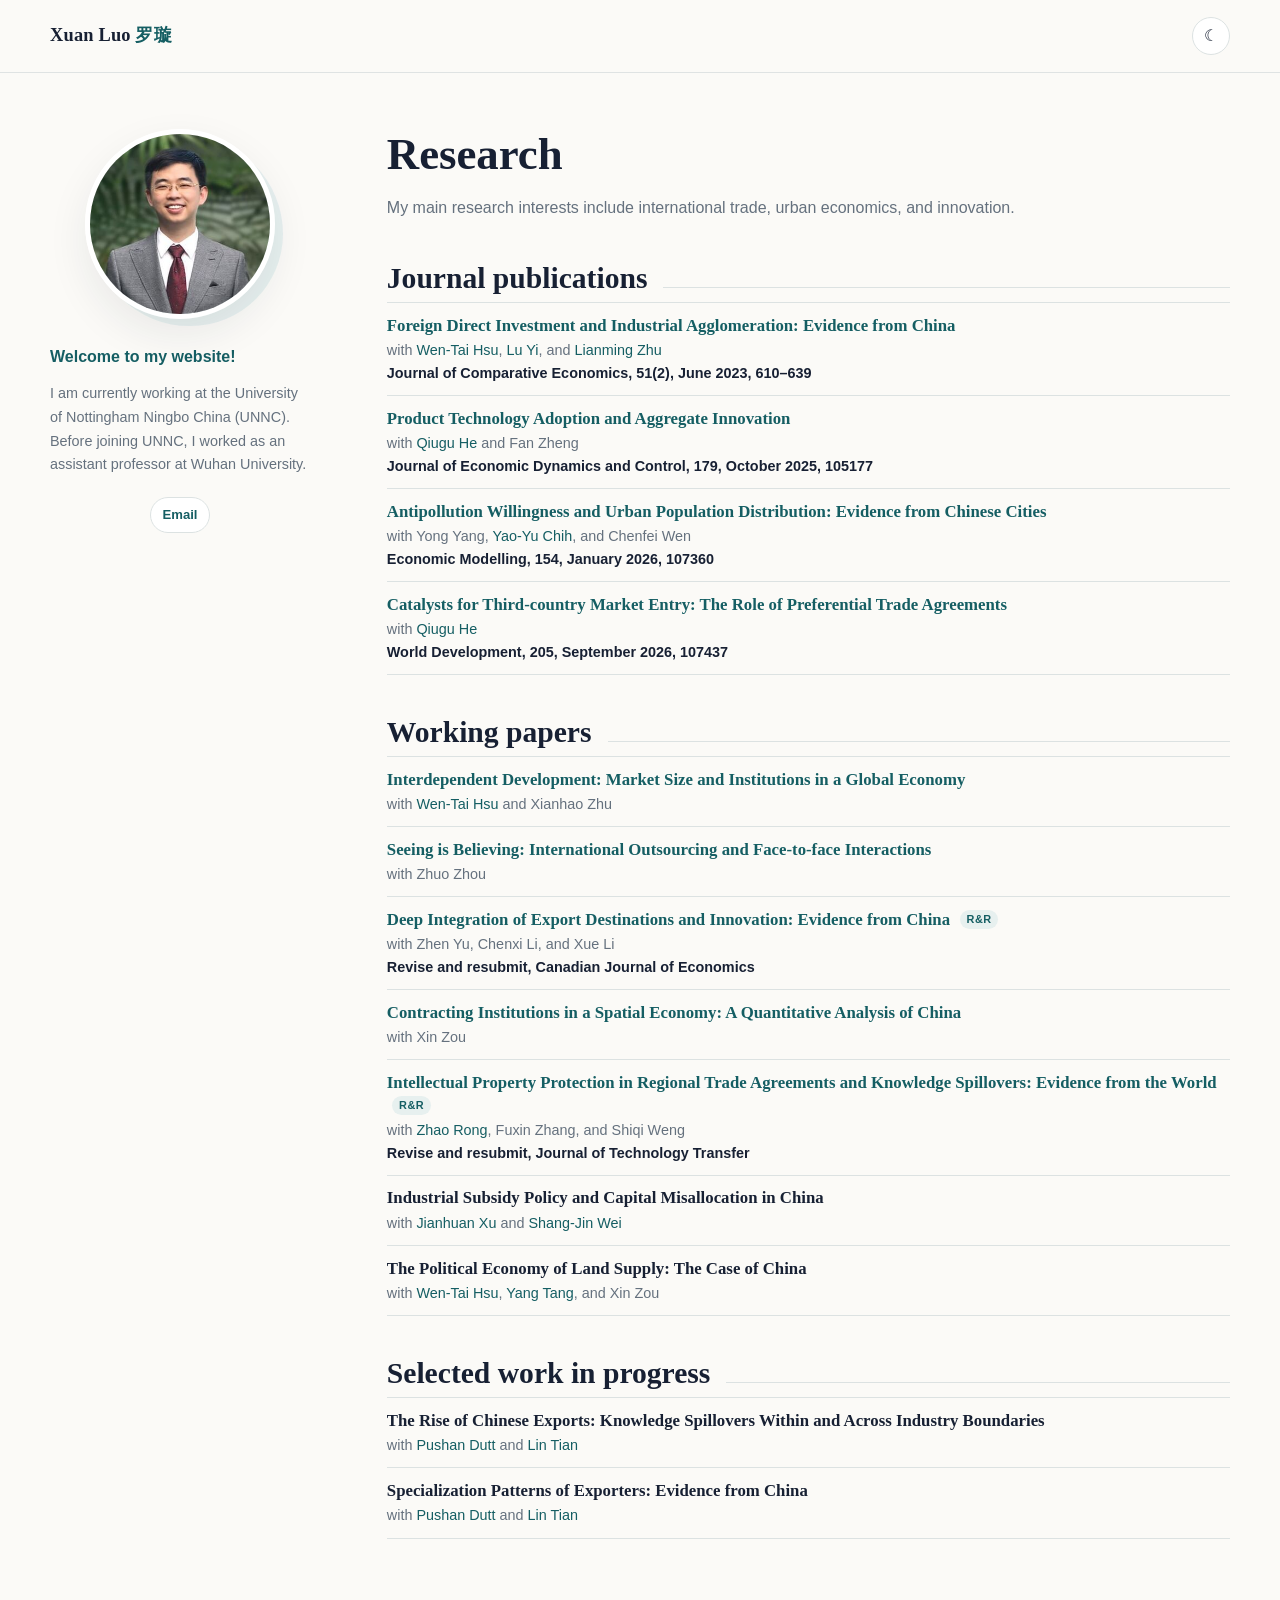
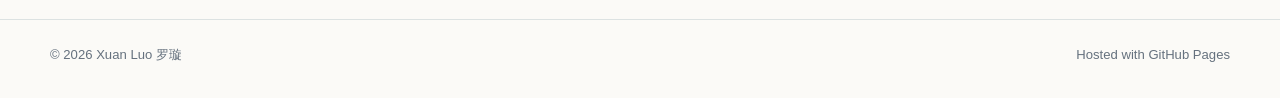
<file: index.html>
<!doctype html>
<html lang="en">
<head>
  <meta charset="utf-8">
  <meta name="viewport" content="width=device-width, initial-scale=1">
  <title>Research | Xuan Luo 罗璇</title>
  <meta name="description" content="Publications and working papers by economist Xuan Luo.">
  <link rel="canonical" href="https://luoxuanecon.github.io/">
  <meta property="og:title" content="Research | Xuan Luo 罗璇">
  <meta property="og:description" content="Publications and working papers in trade, urban economics, and innovation.">
  <meta property="og:image" content="assets/images/og.png">
  <meta property="og:url" content="https://luoxuanecon.github.io/">
  <meta name="twitter:card" content="summary_large_image">
  <link rel="stylesheet" href="assets/css/style.css">
</head>
<body>
  <a class="skip-link" href="#main">Skip to content</a>
  <header class="site-header"><div class="header-inner">
    <a class="site-title" href="/">Xuan Luo <span>罗璇</span></a>
    <div class="nav-wrap"><button class="icon-button" type="button" aria-label="Use dark theme" data-theme-toggle>☾</button></div>
  </div></header>

  <main class="page-shell" id="main">
    <aside class="profile research-profile" aria-label="Profile">
      <div class="portrait-wrap"><img class="portrait" src="assets/images/portrait.jpg" alt="Portrait of Xuan Luo"></div>
      <div class="profile-welcome">
        <h1>Welcome to my website!</h1>
        <p>I am currently working at the University of Nottingham Ningbo China (UNNC). Before joining UNNC, I worked as an assistant professor at Wuhan University.</p>
      </div>
      <div class="profile-links"><a class="chip" href="mailto:luoxuan.econ@hotmail.com">Email</a></div>
    </aside>

    <article class="content research-content">
      <h2 class="research-page-title">Research</h2>
      <p class="research-intro">My main research interests include international trade, urban economics, and innovation.</p>

      <section class="section">
        <div class="section-heading"><h2>Journal publications</h2></div>
        <div class="research-list">
          <article class="research-item">
            <h3><a href="https://www.sciencedirect.com/science/article/abs/pii/S0147596722000907">Foreign Direct Investment and Industrial Agglomeration: Evidence from China</a></h3>
            <p class="research-meta">with <a href="https://wthsu.weebly.com/" target="_blank" rel="noopener noreferrer">Wen-Tai Hsu</a>, <a href="http://ylu6.weebly.com/" target="_blank" rel="noopener noreferrer">Lu Yi</a>, and <a href="http://lianmingzhu.weebly.com/" target="_blank" rel="noopener noreferrer">Lianming Zhu</a></p>
            <p class="research-venue">Journal of Comparative Economics, 51(2), June 2023, 610–639</p>
          </article>
          <article class="research-item">
            <h3><a href="https://doi.org/10.1016/j.jedc.2025.105177">Product Technology Adoption and Aggregate Innovation</a></h3>
            <p class="research-meta">with <a href="https://sites.google.com/view/qiugu-he/home" target="_blank" rel="noopener noreferrer">Qiugu He</a> and Fan Zheng</p>
            <p class="research-venue">Journal of Economic Dynamics and Control, 179, October 2025, 105177</p>
          </article>
          <article class="research-item">
            <h3><a href="https://doi.org/10.1016/j.econmod.2025.107360">Antipollution Willingness and Urban Population Distribution: Evidence from Chinese Cities</a></h3>
            <p class="research-meta">with Yong Yang, <a href="https://faculty.txst.edu/profile/1637039" target="_blank" rel="noopener noreferrer">Yao-Yu Chih</a>, and Chenfei Wen</p>
            <p class="research-venue">Economic Modelling, 154, January 2026, 107360</p>
          </article>
          <article class="research-item">
            <h3><a href="https://doi.org/10.1016/j.worlddev.2026.107437">Catalysts for Third-country Market Entry: The Role of Preferential Trade Agreements</a></h3>
            <p class="research-meta">with <a href="https://sites.google.com/view/qiugu-he/home" target="_blank" rel="noopener noreferrer">Qiugu He</a></p>
            <p class="research-venue">World Development, 205, September 2026, 107437</p>
          </article>
        </div>
      </section>

      <section class="section">
        <div class="section-heading"><h2>Working papers</h2></div>
        <div class="research-list">
          <article class="research-item">
            <h3><a href="papers/interdependent-development.pdf" target="_blank">Interdependent Development: Market Size and Institutions in a Global Economy</a></h3>
            <p class="research-meta">with <a href="https://wthsu.weebly.com/" target="_blank" rel="noopener noreferrer">Wen-Tai Hsu</a> and Xianhao Zhu</p>
          </article>
          <article class="research-item">
            <h3><a href="https://papers.ssrn.com/sol3/papers.cfm?abstract_id=4978210" target="_blank" rel="noopener noreferrer">Seeing is Believing: International Outsourcing and Face-to-face Interactions</a></h3>
            <p class="research-meta">with Zhuo Zhou</p>
          </article>
          <article class="research-item">
            <h3><a href="papers/deep-integration-innovation.pdf" target="_blank" rel="noopener noreferrer">Deep Integration of Export Destinations and Innovation: Evidence from China</a> <span class="status">R&amp;R</span></h3>
            <p class="research-meta">with Zhen Yu, Chenxi Li, and Xue Li</p>
            <p class="research-venue">Revise and resubmit, Canadian Journal of Economics</p>
          </article>
          <article class="research-item">
            <h3><a href="papers/contracting-institutions-spatial-economy.pdf" target="_blank" rel="noopener noreferrer">Contracting Institutions in a Spatial Economy: A Quantitative Analysis of China</a></h3>
            <p class="research-meta">with Xin Zou</p>
          </article>
          <article class="research-item">
            <h3><a href="https://papers.ssrn.com/sol3/papers.cfm?abstract_id=5249973" target="_blank" rel="noopener noreferrer">Intellectual Property Protection in Regional Trade Agreements and Knowledge Spillovers: Evidence from the World</a> <span class="status">R&amp;R</span></h3>
            <p class="research-meta">with <a href="https://zhaobryanrong.weebly.com/" target="_blank" rel="noopener noreferrer">Zhao Rong</a>, Fuxin Zhang, and Shiqi Weng</p>
            <p class="research-venue">Revise and resubmit, Journal of Technology Transfer</p>
          </article>
          <article class="research-item"><h3>Industrial Subsidy Policy and Capital Misallocation in China</h3><p class="research-meta">with <a href="https://sites.google.com/site/jianhuanxuhome/home" target="_blank" rel="noopener noreferrer">Jianhuan Xu</a> and <a href="https://business.columbia.edu/faculty/people/shang-jin-wei" target="_blank" rel="noopener noreferrer">Shang-Jin Wei</a></p></article>
          <article class="research-item"><h3>The Political Economy of Land Supply: The Case of China</h3><p class="research-meta">with <a href="https://www.wthsu.com/" target="_blank" rel="noopener noreferrer">Wen-Tai Hsu</a>, <a href="http://www.yang-tang.net/" target="_blank" rel="noopener noreferrer">Yang Tang</a>, and Xin Zou</p></article>
        </div>
      </section>

      <section class="section">
        <div class="section-heading"><h2>Selected work in progress</h2></div>
        <div class="research-list">
          <article class="research-item"><h3>The Rise of Chinese Exports: Knowledge Spillovers Within and Across Industry Boundaries</h3><p class="research-meta">with <a href="https://faculty.insead.edu/pushan-dutt/home" target="_blank" rel="noopener noreferrer">Pushan Dutt</a> and <a href="https://lin-tian.github.io/" target="_blank" rel="noopener noreferrer">Lin Tian</a></p></article>
          <article class="research-item"><h3>Specialization Patterns of Exporters: Evidence from China</h3><p class="research-meta">with <a href="https://faculty.insead.edu/pushan-dutt/home" target="_blank" rel="noopener noreferrer">Pushan Dutt</a> and <a href="https://lin-tian.github.io/" target="_blank" rel="noopener noreferrer">Lin Tian</a></p></article>
        </div>
      </section>
    </article>
  </main>
  <footer class="site-footer"><div class="footer-inner"><p>© <span data-year></span> Xuan Luo 罗璇</p><p>Hosted with GitHub Pages</p></div></footer>
  <script src="assets/js/site.js"></script>
</body>
</html>
</file>
<file: assets/css/style.css>
:root {
  --bg: #fbfaf7;
  --surface: #ffffff;
  --ink: #172033;
  --muted: #65717e;
  --line: #dce2e2;
  --accent: #155e63;
  --accent-soft: #e7f0ef;
  --gold: #b58a48;
  --shadow: 0 16px 40px rgba(23, 32, 51, 0.08);
  --serif: Georgia, "Times New Roman", "Noto Serif SC", serif;
  --sans: Inter, ui-sans-serif, -apple-system, BlinkMacSystemFont, "Segoe UI", "Noto Sans SC", sans-serif;
}

[data-theme="dark"] {
  --bg: #101617;
  --surface: #172022;
  --ink: #edf3f2;
  --muted: #acb8b8;
  --line: #314043;
  --accent: #78c4c5;
  --accent-soft: #1d3435;
  --gold: #d8ad67;
  --shadow: 0 18px 48px rgba(0, 0, 0, 0.25);
}

* { box-sizing: border-box; }

html { scroll-behavior: smooth; }

body {
  margin: 0;
  background: var(--bg);
  color: var(--ink);
  font-family: var(--sans);
  font-size: 16px;
  line-height: 1.7;
  transition: background-color 180ms ease, color 180ms ease;
}

a { color: var(--accent); text-decoration-thickness: 1px; text-underline-offset: 3px; }
a:hover { text-decoration-thickness: 2px; }

.skip-link {
  position: fixed;
  top: -60px;
  left: 1rem;
  z-index: 100;
  padding: 0.65rem 1rem;
  background: var(--ink);
  color: var(--bg);
  border-radius: 0.3rem;
}
.skip-link:focus { top: 1rem; }

.site-header {
  position: sticky;
  top: 0;
  z-index: 20;
  min-height: 72px;
  border-bottom: 1px solid color-mix(in srgb, var(--line), transparent 10%);
  background: color-mix(in srgb, var(--bg), transparent 8%);
  backdrop-filter: blur(16px);
}

.header-inner {
  width: min(1180px, calc(100% - 2rem));
  min-height: 72px;
  margin: 0 auto;
  display: flex;
  align-items: center;
  justify-content: space-between;
  gap: 2rem;
}

.site-title {
  color: var(--ink);
  font-family: var(--serif);
  font-size: 1.15rem;
  font-weight: 700;
  letter-spacing: 0.01em;
  text-decoration: none;
  white-space: nowrap;
}

.site-title span { color: var(--accent); }

.nav-wrap { display: flex; align-items: center; gap: 0.5rem; }
.site-nav { display: flex; align-items: center; gap: 0.3rem; }
.site-nav a {
  padding: 0.45rem 0.75rem;
  border-radius: 999px;
  color: var(--muted);
  font-size: 0.9rem;
  font-weight: 650;
  text-decoration: none;
}
.site-nav a:hover,
.site-nav a[aria-current="page"] { color: var(--accent); background: var(--accent-soft); }

.icon-button {
  width: 2.4rem;
  height: 2.4rem;
  display: inline-grid;
  place-items: center;
  border: 1px solid var(--line);
  border-radius: 50%;
  background: var(--surface);
  color: var(--ink);
  cursor: pointer;
  font-size: 1rem;
}
.menu-button { display: none; }

.page-shell {
  width: min(1180px, calc(100% - 2rem));
  margin: 0 auto;
  padding: 3.5rem 0 5rem;
  display: grid;
  grid-template-columns: 260px minmax(0, 1fr);
  gap: clamp(2.5rem, 6vw, 5.75rem);
  align-items: start;
}

.profile { position: sticky; top: 108px; text-align: center; }
.portrait-wrap {
  position: relative;
  width: 190px;
  height: 190px;
  margin: 0 auto 1.4rem;
}
.portrait-wrap::after {
  content: "";
  position: absolute;
  inset: 7px -8px -7px 8px;
  z-index: -1;
  border-radius: 48% 52% 49% 51%;
  background: var(--accent-soft);
}
.portrait {
  width: 100%;
  height: 100%;
  object-fit: cover;
  object-position: center 18%;
  border-radius: 50%;
  border: 5px solid var(--surface);
  box-shadow: var(--shadow);
}
.profile h1 { margin: 0; font-family: var(--serif); font-size: 1.55rem; line-height: 1.2; }
.profile-role { margin: 0.45rem auto 0; max-width: 15rem; color: var(--muted); font-size: 0.92rem; line-height: 1.5; }
.profile-meta { margin: 1.25rem 0 0; padding: 0; list-style: none; color: var(--muted); font-size: 0.9rem; }
.profile-meta li + li { margin-top: 0.35rem; }
.profile-links { display: flex; justify-content: center; flex-wrap: wrap; gap: 0.45rem; margin-top: 1.25rem; }
.chip {
  display: inline-flex;
  align-items: center;
  padding: 0.35rem 0.7rem;
  border: 1px solid var(--line);
  border-radius: 999px;
  color: var(--accent);
  background: var(--surface);
  font-size: 0.82rem;
  font-weight: 700;
  text-decoration: none;
}
.chip:hover { border-color: var(--accent); }

.content { min-width: 0; }
.eyebrow {
  margin: 0 0 0.7rem;
  color: var(--gold);
  font-size: 0.75rem;
  font-weight: 800;
  letter-spacing: 0.14em;
  text-transform: uppercase;
}
.display-title {
  max-width: 760px;
  margin: 0;
  font-family: var(--serif);
  font-size: clamp(2.35rem, 6vw, 4.6rem);
  line-height: 1.03;
  letter-spacing: -0.035em;
}
.display-title em { color: var(--accent); font-style: normal; }
.lede { max-width: 760px; margin: 1.4rem 0 0; color: var(--muted); font-size: clamp(1.05rem, 2vw, 1.25rem); }

.topic-grid {
  display: grid;
  grid-template-columns: repeat(3, 1fr);
  gap: 0.8rem;
  margin-top: 2rem;
}
.topic-card {
  min-height: 138px;
  padding: 1.15rem;
  border: 1px solid var(--line);
  border-radius: 0.75rem;
  background: var(--surface);
  box-shadow: 0 8px 24px rgba(23, 32, 51, 0.035);
}
.topic-number { color: var(--gold); font-family: var(--serif); font-size: 0.9rem; }
.topic-card h3 { margin: 1.3rem 0 0; font-family: var(--serif); font-size: 1.05rem; line-height: 1.35; }

.section { margin-top: 4rem; }
.section-heading { display: flex; align-items: baseline; gap: 1rem; margin-bottom: 1.25rem; }
.section-heading h2 { margin: 0; font-family: var(--serif); font-size: clamp(1.7rem, 3vw, 2.35rem); line-height: 1.2; }
.section-heading::after { content: ""; height: 1px; flex: 1; background: var(--line); }

.plain-list { margin: 0; padding-left: 1.25rem; }
.plain-list li + li { margin-top: 0.65rem; }

.research-list { display: grid; gap: 0; }
.research-item {
  padding: 1.5rem 0;
  border-top: 1px solid var(--line);
}
.research-item:last-child { border-bottom: 1px solid var(--line); }
.research-item h3 { margin: 0; font-family: var(--serif); font-size: 1.25rem; line-height: 1.35; }
.research-item h3 a { color: var(--accent); text-decoration: none; }
.research-item h3 a:hover { text-decoration: underline; }
.research-meta { margin: 0.4rem 0 0; color: var(--muted); }
.research-meta a,
.research-meta a:hover { text-decoration: none; }
.research-venue { margin: 0.35rem 0 0; color: var(--ink); font-weight: 650; }
.research-actions { display: flex; flex-wrap: wrap; gap: 0.5rem; margin-top: 0.8rem; }
.paper-link {
  display: inline-flex;
  padding: 0.28rem 0.6rem;
  border: 1px solid var(--line);
  border-radius: 0.3rem;
  font-size: 0.8rem;
  font-weight: 700;
  text-decoration: none;
}
.status {
  display: inline-block;
  margin-left: 0.35rem;
  padding: 0.12rem 0.42rem;
  border-radius: 999px;
  background: var(--accent-soft);
  color: var(--accent);
  font-family: var(--sans);
  font-size: 0.68rem;
  font-weight: 800;
  letter-spacing: 0.04em;
  vertical-align: 0.15em;
}

.contact-card {
  max-width: 720px;
  margin-top: 2rem;
  padding: clamp(1.4rem, 4vw, 2.25rem);
  border: 1px solid var(--line);
  border-radius: 1rem;
  background: var(--surface);
  box-shadow: var(--shadow);
}
.contact-card h2 { margin-top: 0; font-family: var(--serif); }
.contact-email { display: inline-block; margin-top: 0.3rem; font-family: var(--serif); font-size: clamp(1.1rem, 3vw, 1.55rem); }

.profile-welcome {
  margin-top: 1.75rem;
  text-align: left;
}
.profile-welcome h1 {
  margin: 0 0 1rem;
  color: var(--accent);
  font-family: var(--sans);
  font-size: 1rem;
  font-weight: 750;
}
.profile-welcome p {
  margin: 0;
  color: var(--muted);
  font-size: 0.9rem;
  line-height: 1.65;
}
.research-page-title {
  margin: 0;
  font-family: var(--serif);
  font-size: clamp(2rem, 4vw, 2.8rem);
  line-height: 1.15;
}
.research-intro {
  max-width: 700px;
  margin: 0.85rem 0 0;
  color: var(--muted);
  font-size: 1rem;
}
.research-intro + .section { margin-top: 2.75rem; }
.research-content .section { margin-top: 2.5rem; }
.research-content .section-heading { margin-bottom: 0.35rem; }
.research-content .section-heading h2 { font-size: clamp(1.45rem, 2.5vw, 1.85rem); }
.research-content .research-item { padding: 0.72rem 0; }
.research-content .research-item h3 { font-size: 1.05rem; line-height: 1.35; }
.research-content .research-meta { margin-top: 0.16rem; font-size: 0.9rem; line-height: 1.45; }
.research-content .research-venue { margin-top: 0.12rem; font-size: 0.9rem; line-height: 1.45; }

.contact-only-shell {
  width: min(900px, calc(100% - 2rem));
  min-height: calc(100vh - 160px);
  margin: 0 auto;
  padding: 4rem 0;
}
.contact-only-shell p { margin: 0; font-size: 1.05rem; }

.site-footer { border-top: 1px solid var(--line); color: var(--muted); }
.footer-inner { width: min(1180px, calc(100% - 2rem)); margin: 0 auto; padding: 1.5rem 0 2rem; display: flex; justify-content: space-between; gap: 1rem; font-size: 0.82rem; }
.footer-inner p { margin: 0; }

@media (max-width: 800px) {
  .header-inner { min-height: 64px; }
  .site-header { min-height: 64px; }
  .menu-button { display: inline-grid; }
  .site-nav {
    position: absolute;
    top: 64px;
    left: 0;
    right: 0;
    display: none;
    padding: 0.8rem 1rem 1rem;
    flex-direction: column;
    align-items: stretch;
    border-bottom: 1px solid var(--line);
    background: var(--bg);
  }
  .site-nav.is-open { display: flex; }
  .site-nav a { padding: 0.65rem 0.85rem; }
  .page-shell { grid-template-columns: 1fr; padding-top: 2rem; gap: 2.7rem; }
  .profile { position: static; text-align: left; display: grid; grid-template-columns: 120px 1fr; column-gap: 1.2rem; align-items: center; }
  .portrait-wrap { width: 112px; height: 112px; margin: 0; grid-row: 1 / span 3; }
  .profile-role { margin-left: 0; }
  .profile-meta { grid-column: 1 / -1; }
  .profile-links { grid-column: 1 / -1; justify-content: flex-start; }
  .topic-grid { grid-template-columns: 1fr; }
  .topic-card { min-height: auto; }
  .research-profile { display: block; text-align: center; }
  .research-profile .portrait-wrap { width: 112px; height: 112px; margin: 0 auto; grid-row: auto; }
  .research-profile .profile-welcome { max-width: 520px; margin: 1.35rem auto 0; text-align: left; }
  .research-profile .profile-links { justify-content: center; }
}

@media (max-width: 480px) {
  .site-title span { display: none; }
  .profile { grid-template-columns: 92px 1fr; }
  .portrait-wrap { width: 84px; height: 84px; }
  .display-title { font-size: 2.35rem; }
  .footer-inner { flex-direction: column; }
}

@media (prefers-reduced-motion: reduce) {
  *, *::before, *::after { scroll-behavior: auto !important; transition: none !important; }
}
</file>
